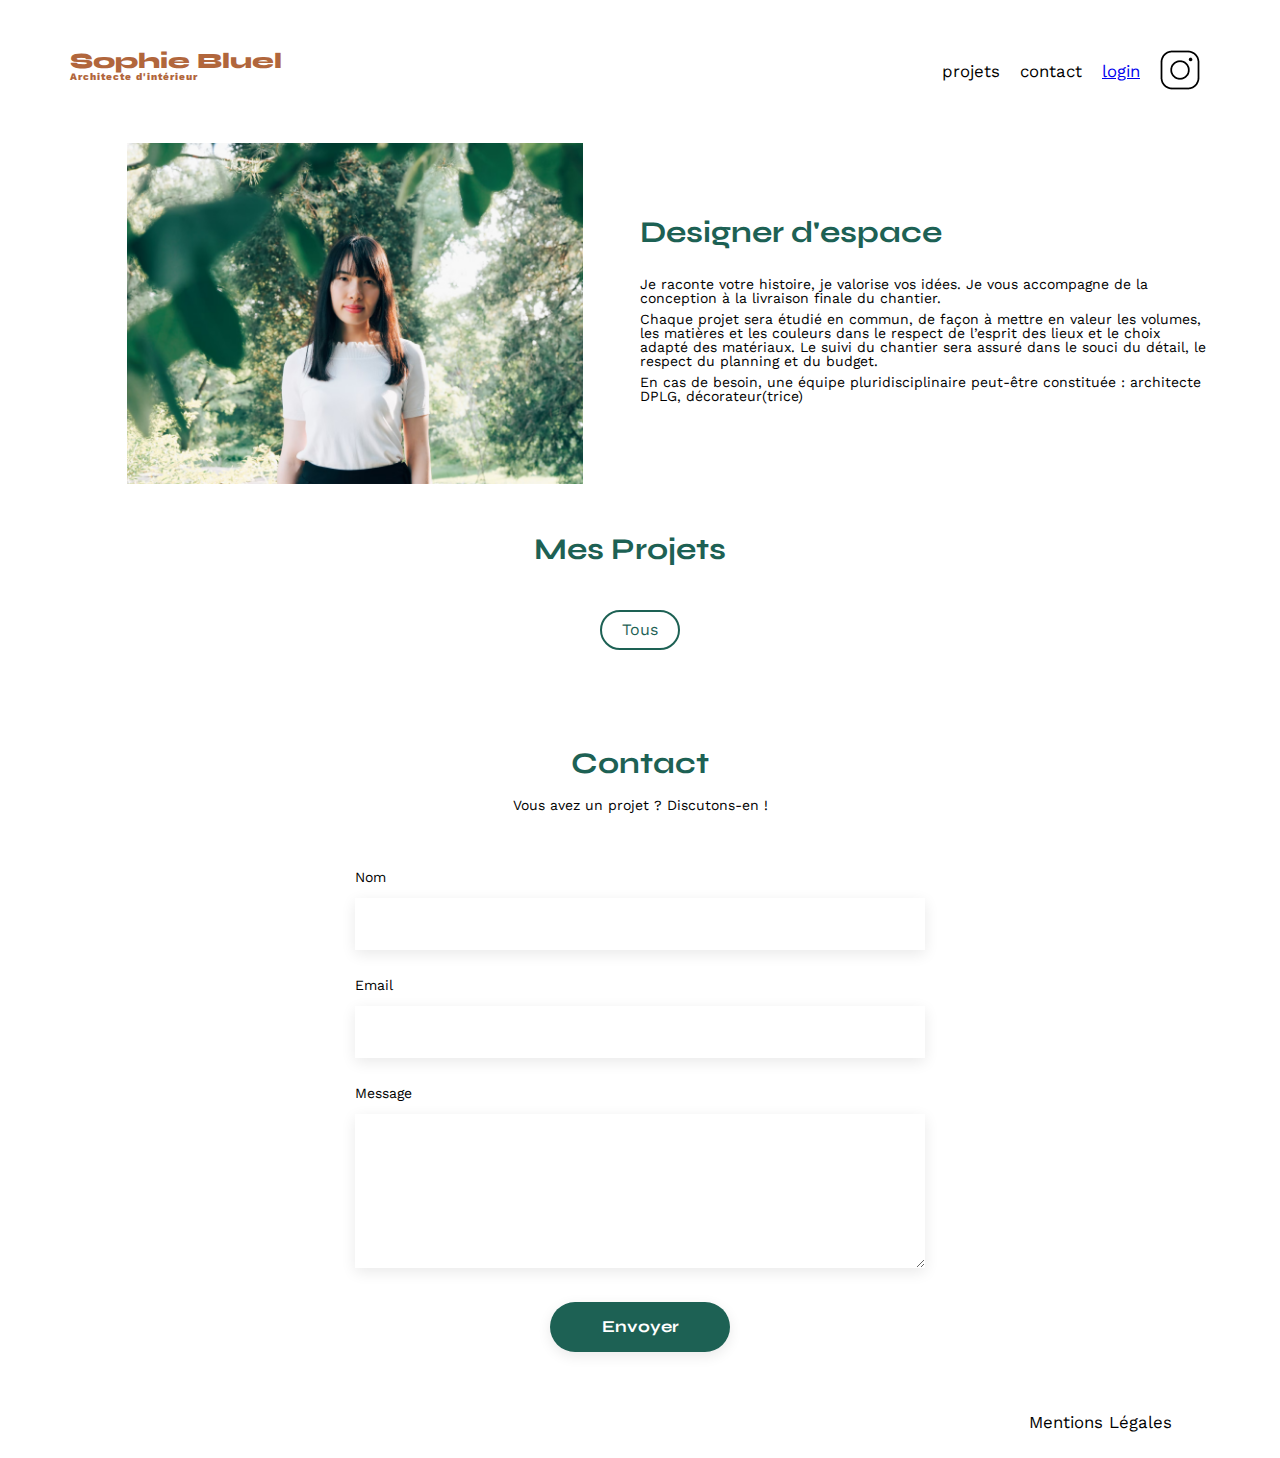
<file: index.html>
<!DOCTYPE html>
<html lang="fr">
  <head>
    <meta charset="UTF-8" />
    <title>Sophie Bluel - Architecte d'intérieur</title>
    <meta name="viewport" content="width=device-width, initial-scale=1.0" />
    <link rel="preconnect" href="https://fonts.googleapis.com" />
    <link rel="preconnect" href="https://fonts.gstatic.com" crossorigin />
    <link
      href="https://fonts.googleapis.com/css2?family=Syne:wght@700;800&family=Work+Sans&display=swap"
      rel="stylesheet"
    />
    <meta name="description" content="" />
    <link rel="stylesheet" href="./assets/style.css" />
  </head>

  <body>
    <header>
      <h1>Sophie Bluel <span>Architecte d'intérieur</span></h1>
      <nav>
        <ul>
          <li>projets</li>
          <li>contact</li>
          <li><a href="login.html"> login</a></li>
          <li><img src="./assets/icons/instagram.png" alt="Instagram" /></li>
        </ul>
      </nav>
    </header>
    <main>
      <section id="introduction">
        <figure>
          <img src="./assets/images/sophie-bluel.png" alt="" />
        </figure>
        <article>
          <h2>Designer d'espace</h2>
          <p>
            Je raconte votre histoire, je valorise vos idées. Je vous accompagne
            de la conception à la livraison finale du chantier.
          </p>
          <p>
            Chaque projet sera étudié en commun, de façon à mettre en valeur les
            volumes, les matières et les couleurs dans le respect de l’esprit
            des lieux et le choix adapté des matériaux. Le suivi du chantier
            sera assuré dans le souci du détail, le respect du planning et du
            budget.
          </p>
          <p>
            En cas de besoin, une équipe pluridisciplinaire peut-être constituée
            : architecte DPLG, décorateur(trice)
          </p>
        </article>
      </section>
      <section id="portfolio">
        <div class="title-container">
          <h2>Mes Projets</h2>
          <button id="edit-button">Modifier</button>
        </div>

        <!-- filters -->

        <div class="filter-container">
          <ul>
            <template id="category-template">
              <li>
                <a href=""></a>
              </li>
            </template>
            <li>
              <a href="#" id="all-category">Tous</a>
            </li>
          </ul>
        </div>

        <div id="gallery" class="gallery">
          <template id="project-template">
            <figure>
              <img src="" alt="" />
              <figcaption></figcaption>
            </figure>
          </template>
        </div>
      </section>
      <section id="contact">
        <h2>Contact</h2>
        <p>Vous avez un projet ? Discutons-en !</p>
        <form action="#" method="post">
          <label for="name">Nom</label>
          <input type="text" name="name" id="name" />
          <label for="email">Email</label>
          <input type="email" name="email" id="email" />
          <label for="message">Message</label>
          <textarea name="message" id="message" cols="30" rows="10"></textarea>
          <input type="submit" value="Envoyer" />
        </form>
      </section>
    </main>

    <footer>
      <nav>
        <ul>
          <li>Mentions Légales</li>
        </ul>
      </nav>
    </footer>

    <!-- modal -->

    <div id="dialog-container">
      <div id="dialog">
        <button type="button" id="cross" data-dismiss="modal">&times;</button>

        <div id="title-container">
          <div id="title">
            <h3>Galerie Photo</h3>
          </div>
        </div>
      </div>
    </div>

    <template id="dialog-content">
      <div id="content-container">
		<div id="projects-list" class="project-list">
			<ul id="modal-project-list"></ul>
		  </div>
	
		  <div id="buttons-container">
			<button id="add-photo-button">Ajouter une photo</button>
			<input type="file" id="photo-upload" style="display: none" />
	
			<button id="delete-gallery">Supprimer un projet</button>
		  </div>
	  </div>
    </template>

    <template id="new-work-form">
      <div id="back-arrow-container">
        <img id="back-arrow" src="assets/icons/back-arrow.png" />
      </div>
      <form id="work-form">
        <div id="work-form-container">
          <div id="preview-container">
            <div id="default-image-container">
              <img
                id="default-image"
                src="assets/images/default-project-picture.png"
              />
            </div>
            <label id="open-explorer-label" for="open-explorer-button"
              >+ Ajouter une photo</label
            >
            <input id="open-explorer-button" type="file" name="image" />
            <p id="jpg-png">jpg, png : 4mo max</p>
          </div>
          <h4 id="project-title">Titre</h4>
          <label id="title-input-container">
            <input id="title-input" type="text" name="title" />
          </label>
          <h4 id="category-title">Catégorie</h4>
          <label id="work-categories-container">
            <select name="category" id="work-categories"></select>
          </label>
        </div>

        <button id="submit-button" type="submit">Valider</button>
      </form>
    </template>

    <script src="js/index.js"></script>
  </body>
</html>
</file>
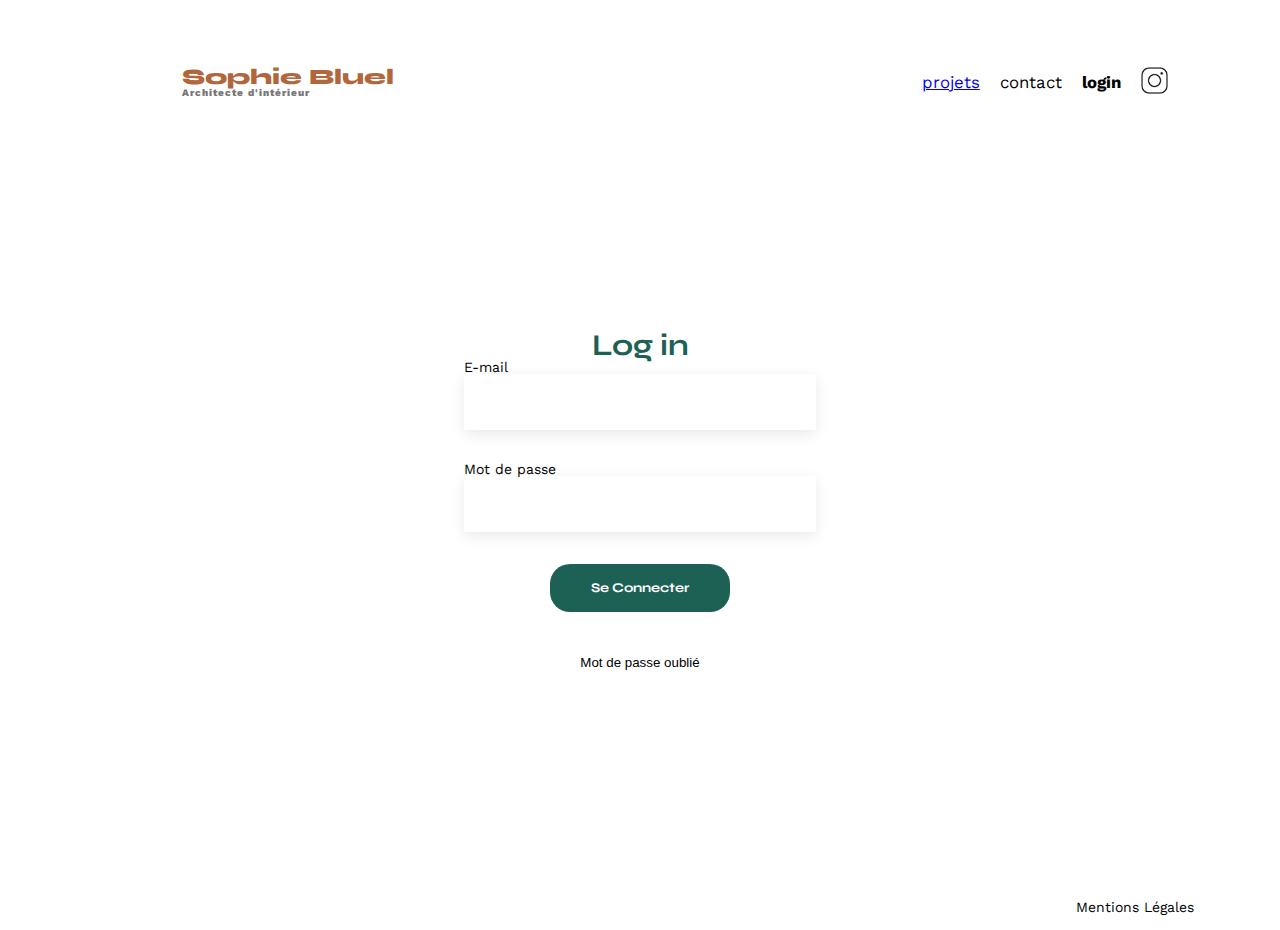
<file: login.html>
<!DOCTYPE html>
<html>

<!-- head -->
<head>
    <title>Log in</title>
    <link rel="stylesheet" href="assets/style.css">
    <link rel="stylesheet" href="assets/login.css">
    <link rel="preconnect" href="https://fonts.googleapis.com">
    <link rel="preconnect" href="https://fonts.gstatic.com" crossorigin>
    <link href="https://fonts.googleapis.com/css2?family=Syne:wght@700;800&family=Work+Sans&display=swap" rel="stylesheet">

</head>


<body>

    <!-- header -->
    <header>
        <h1>Sophie Bluel <span>Architecte d'intérieur</span></h1>
        
        <nav>
            <ul>
                <li><a href="#" id="projects-tab">projets</a></li>
                <li>contact</li>
                <li id="login">login</li>
                <li><img src="./assets/icons/instagram.png" alt="Instagram"></li>
            </ul>
        </nav>
    </header>

    <!-- main -->
    <main>
        <h2>Log in</h2>
        <form>
            <div>
                <label for="username">E-mail</label>
                <input type="text" id="username" name="username" required>
            </div>
            <div>
                <label for="password">Mot de passe</label>
                <input type="password" id="password" name="password" required>
            </div>
            <div>
                <input type="submit" value="Se Connecter">
                <button class="forgot-password">Mot de passe oublié</button>
            </div>
        </form>
    </main>

    <!-- footer -->
    <footer>
        <a href="#">Mentions Légales</a>
    </footer>
    <script src="js/login.js"></script>
</body>
</html>
</file>
<file: assets/login.css>
/* header */

header {
    display: flex;
    justify-content: space-between;
    align-items: center;
    padding: 1rem 2rem;
}

header h1 span {
    color: #777;
}

header h1 {
    margin-left: 5rem; 
}

/* top menu */

nav ul {
    list-style: none;
    padding: 0;
    display: flex;
}

nav li {
    cursor: pointer;
}

nav li#login { 
    font-weight: bold;
}


nav img {
    height: 1.7rem;
    width: auto;
}

/* main */

main {
    display: flex;
    flex-direction: column;
    align-items: center;
    justify-content: center;
    min-height: 45rem;
}

div {
    margin-bottom: 2rem;
    width: 100%;
}

label, input {
    width: 100%;
    display: block;	
	border: none;
}

input[type="submit"], .forgot-password {
    border: none;
    padding: 1rem 2rem;
    border-radius: 20px;
    cursor: pointer;
    text-align: center;
    display: block;
    margin-top: 1rem;
}

input[type="text"], input[type="password"] {
    box-shadow: 0px 4px 14px rgba(0, 0, 0, 0.09);
	height: 1.5rem;
	width: 20rem;
    padding: 1rem;
}


.forgot-password {
    background-color: white;
    margin-left: auto;
    margin-right: auto;
}

/* footer */

footer {
    display: flex;
    justify-content: flex-end;
    align-items: flex-end;
    padding: 1rem; 
}

footer a {
    color: black;
    text-decoration: none;
    cursor: pointer;
}

footer a:hover {
    text-decoration: underline;
}


/* media queries */


@media (max-width: 600px) {
    header {
        flex-direction: column;
    }

    nav ul {
        flex-direction: column;
        gap: 10px;
    }
}
</file>
<file: assets/style.css>
/* http://meyerweb.com/eric/tools/css/reset/
	v2.0 | 20110126
	License: none (public domain)
	*/

@import url("https://fonts.googleapis.com/css2?family=Syne&display=swap");

html,
body,
div,
span,
applet,
object,
iframe,
h1,
h2,
h3,
h4,
h5,
h6,
p,
blockquote,
pre,
a,
abbr,
acronym,
address,
big,
cite,
code,
del,
dfn,
em,
img,
ins,
kbd,
q,
s,
samp,
small,
strike,
strong,
sub,
sup,
tt,
var,
b,
u,
i,
center,
dl,
dt,
dd,
ol,
ul,
li,
fieldset,
form,
label,
legend,
table,
caption,
tbody,
tfoot,
thead,
tr,
th,
td,
article,
aside,
canvas,
details,
embed,
figure,
figcaption,
footer,
header,
hgroup,
menu,
nav,
output,
ruby,
section,
summary,
time,
mark,
audio,
video {
  margin: 0;
  padding: 0;
  border: 0;
  font-size: 100%;
  font: inherit;
  vertical-align: baseline;
}
article,
aside,
details,
figcaption,
figure,
footer,
header,
hgroup,
menu,
nav,
section {
  display: block;
}
ol,
ul {
  list-style: none;
}
blockquote,
q {
  quotes: none;
}
blockquote:before,
blockquote:after,
q:before,
q:after {
  content: "";
  content: none;
}
table {
  border-collapse: collapse;
  border-spacing: 0;
}
/** end reset css**/
body {
  max-width: 1140px;
  margin: auto;
  font-family: "Work Sans";
  font-size: 14px;
  line-height: 1;
}
header {
  display: flex;
  justify-content: space-between;
  margin: 50px 0;
}
section {
  margin: 50px 0;
}

h1 {
  display: flex;
  flex-direction: column;
  font-family: "Syne";
  font-size: 22px;
  font-weight: 800;
  color: #b1663c;
}

h1 > span {
  font-family: "Work Sans";
  font-size: 10px;
  letter-spacing: 0.1em;
}

h2 {
  font-family: "Syne";
  font-weight: 700;
  font-size: 30px;
  color: #1d6154;
}
h3 {
  font-size: 40px;
}
nav ul {
  display: flex;
  align-items: center;
  list-style-type: none;
}
nav li {
  padding: 0 10px;
  font-size: 1.2em;
}

li:hover {
  color: #b1663c;
}
#introduction {
  display: flex;
  align-items: center;
}
#introduction figure {
  flex: 1;
}
#introduction img {
  display: block;
  margin: auto;
  width: 80%;
}

#introduction article {
  flex: 1;
}
#introduction h2 {
  margin-bottom: 1em;
}

#introduction p {
  margin-bottom: 0.5em;
}
#portfolio h2 {
  text-align: center;
  margin-bottom: 1em;
}

/* edit button */

#edit-button {
  display: none;
}

/* filters */

.filter-container {
  display: flex;
  justify-content: space-around;
  align-items: center;
  padding: 1rem 16rem 3rem 16rem;
}

.filter-container ul {
  display: flex;
  justify-content: space-between;
  padding: 0;
  list-style: none;
}

.filter-button {
  background-color: white;
  border: 2px solid #1d6154;
  border-radius: 20px;
  color: #1d6154;
  padding: 10px 20px;
  text-align: center;
  text-decoration: none;
  display: inline-block;
  font-size: 16px;
  transition: all 0.3s ease;
  cursor: pointer;
  margin: 0 0.5rem 0 0.5rem;
}

.filter-button:hover {
  background-color: #1d6154;
  border: 2px solid white;
  color: white;
}

.gallery {
  width: 100%;
  display: grid;
  grid-template-columns: 1fr 1fr 1fr;
  grid-column-gap: 20px;
  grid-row-gap: 20px;
}

.gallery img {
  width: 100%;
}
#contact {
  width: 50%;
  margin: auto;
}
#contact > * {
  text-align: center;
}
#contact h2 {
  margin-bottom: 20px;
}
#contact form {
  text-align: left;
  margin-top: 30px;
  display: flex;
  flex-direction: column;
}

#contact input {
  height: 50px;
  font-size: 1.2em;
  border: none;
  box-shadow: 0px 4px 14px rgba(0, 0, 0, 0.09);
}
#contact label {
  margin: 2em 0 1em 0;
}
#contact textarea {
  border: none;
  box-shadow: 0px 4px 14px rgba(0, 0, 0, 0.09);
}

input[type="submit"] {
  font-family: "Syne";
  font-weight: 700;
  color: white;
  background-color: #1d6154;
  margin: 2em auto;
  width: 180px;
  text-align: center;
  border-radius: 60px;
}

footer nav ul {
  display: flex;
  justify-content: flex-end;
  margin: 2em;
}

#all-category {
  background-color: white;
  border: 2px solid #1d6154;
  border-radius: 20px;
  color: #1d6154;
  padding: 10px 20px;
  text-align: center;
  text-decoration: none;
  display: inline-block;
  font-size: 16px;
  transition: all 0.3s ease;
  cursor: pointer;
  margin: 0 0.5rem 0 0.5rem;
}

#all-category:hover {
  background-color: #1d6154;
  border: 2px solid white;
  color: white;
}

/* dialog container */
#dialog-container {
  display: none;
  position: fixed;
  top: 0;
  left: 0;
  width: 100vw;
  height: 100vh;
  background: rgba(0, 0, 0, 0.5);
  justify-content: center;
  align-items: center;
  z-index: 1000;
}

#dialog {
  background: white;
  max-width: 30vw;
  max-height: 100vh;
  overflow-y: auto;
  padding: 20px;
  border-radius: 8px;
  box-shadow: 0 10px 20px rgba(0, 0, 0, 0.2);
  position: relative;
}

/* title container */
.title-container {
  display: flex;
  justify-content: center;
  align-items: center;
}

.title-container h2 {
  margin-right: 20px;
}

.title-container button {
  font-size: 16px;
  padding: 8px 12px;
  border: none;
  color: black;
  cursor: pointer;
  border-radius: 5px;
  transition: 0.3s;
  background-color: white;
  padding-bottom: 2rem;
}

#title-container {
  display: flex;
  justify-content: center;
  align-items: center;
  position: relative;
  padding: 0px 25px;
}

#cross {
  position: absolute;
  right: 10px;
  top: 10px;
  background: transparent;
  border: none;
  font-size: 24px;
  cursor: pointer;
  z-index: 10;
}

#title h3 {
  font-size: 20px;
  margin: 0;
}

/* project list */
#project-list {
  border-bottom: 2px solid #0000;
}

#projects-list {
  display: flex;
  flex-wrap: wrap;
  justify-content: center;
  padding: 1rem;
  overflow-y: auto;
  max-height: 80rem;
}

#projects-list img {
  max-width: 95%;
  height: auto;
  object-fit: cover;
  border-radius: 4px;
}

#modal-project-list {
  display: flex;
  flex-wrap: wrap;
  justify-content: flex-start;
  padding: 1rem;
}

#modal-project-list li {
  list-style: none;
  width: 20%;
  transition: transform 0.3s ease;
}

#modal-project-list li:hover {
  transform: scale(1.05);
}

/* buttons container */
#buttons-container {
  display: flex !important;
  flex-direction: column;
  align-items: center;
}

#add-photo-button,
#delete-gallery {
  padding: 10px 20px;
  text-align: center;
  text-decoration: none;
  display: inline-block;
  font-size: 16px;
  transition: all 0.3s ease;
  cursor: pointer;
  margin: 0 0.5rem 0 0.5rem;
  border-radius: 20px;
}

#add-photo-button {
  background-color: #1d6154;
  border: 2px solid white;
  color: white;
}

#add-photo-button:hover {
  background-color: #fff;
  color: #1d6154;
  border: 2px solid #1d6154;
}

#delete-gallery {
  background-color: white;
  color: red;
  border: none;
}

#delete-gallery:hover {
  color: #696a6b;
}

/* delete button */

.project-container {
  position: relative;
  display: inline-block;
}

.delete-project {
  position: absolute;
  top: 5px;
  right: 5px;
  background: rgba(0, 0, 0, 1);
  color: #fff;
  border: none;
  border-radius: 5px;
  width: 24px;
  height: 24px;
  cursor: pointer;
  padding: 0;
  line-height: 24px;
  text-align: center;
  display: none;
}

.delete-project:hover {
  background: rgba(0, 0, 0, 0.6);
}

/* new work form */

h4 {
  size: 14px;
}

#open-explorer-button {
  visibility: hidden;
}

#work-form-container {
  display: flex;
  flex-direction: column;
  align-items: center;
}

#preview-container {
  display: flex;
  flex-direction: column;
  align-items: center;
  background-color: #e8f1f6;
  padding: 1rem 2rem 1rem 2rem;
  border-radius: 5px;
}

#work-form {
  display: flex;
  flex-direction: column;
  align-items: center;
  padding: 3rem;
}

#open-explorer-label {
  background-color: #c5c7c9;
  padding: 0.7rem;
  font-weight: 700;
  color: #696a6b;
  width: 150px;
  text-align: center;
  border-radius: 50px;
  font-size: 12px;
}

#open-explorer-label:hover {
  cursor: pointer;
  background-color: #1d6154;
  color: #e8f1f6;
}

#default-image-container {
  width: 76px;
  height: 76px;
  display: flex;
  flex-direction: column;
  align-items: center;
}

#default-image {
  width: 66px;
  height: 59px;
}

#project-title {
  width: 100%;
  margin: 1rem 0 0.5rem 0;
}

#title-input {
  width: 100%;
  border: #e8f1f6;
  height: 2.5rem;
  box-shadow: 1px 1px 10px 5px rgba(0, 0, 0, 0.06);
}

#title-input:hover {
  cursor: pointer;
}

#title-input-container {
  width: 98%;
  display: flex;
  flex-direction: column;
  align-items: center;
}

#category-title {
  width: 100%;
  margin: 1rem 0 0.5rem 0;
}

#work-categories {
  width: 100%;
  border: #e8f1f6;
  background-color: white;
  height: 2.5rem;
  box-shadow: 1px 1px 10px 5px rgba(0, 0, 0, 0.06);
}

#work-categories:hover {
  cursor: pointer;
}

#work-categories-container {
  width: 100%;
  padding-bottom: 2.6rem;
  border-bottom: solid 1.5px #c5c7c9;
}

#jpg-png {
  font-size: 10px;
  margin-top: -1rem;
}

#submit-button {
  background-color: #c5c7c9;
  margin-top: 2rem;
  font-weight: 700;
  color: white;
  width: 10rem;
  text-align: center;
  border-radius: 50px;
  font-size: 12px;
  font-family: "Syne";
  border: 0;
  padding: 0.5rem 1.3rem 0.5rem 1.3rem;
}

#submit-button:hover {
  background-color: #1d6154;
  cursor: pointer;
}

#back-arrow {
  width: 20px;
  height: 20px;
  position: relative;
  z-index: 99;
  cursor: pointer;
}

#back-arrow-container {
  margin-top: -1.5rem;
  
}
</file>
